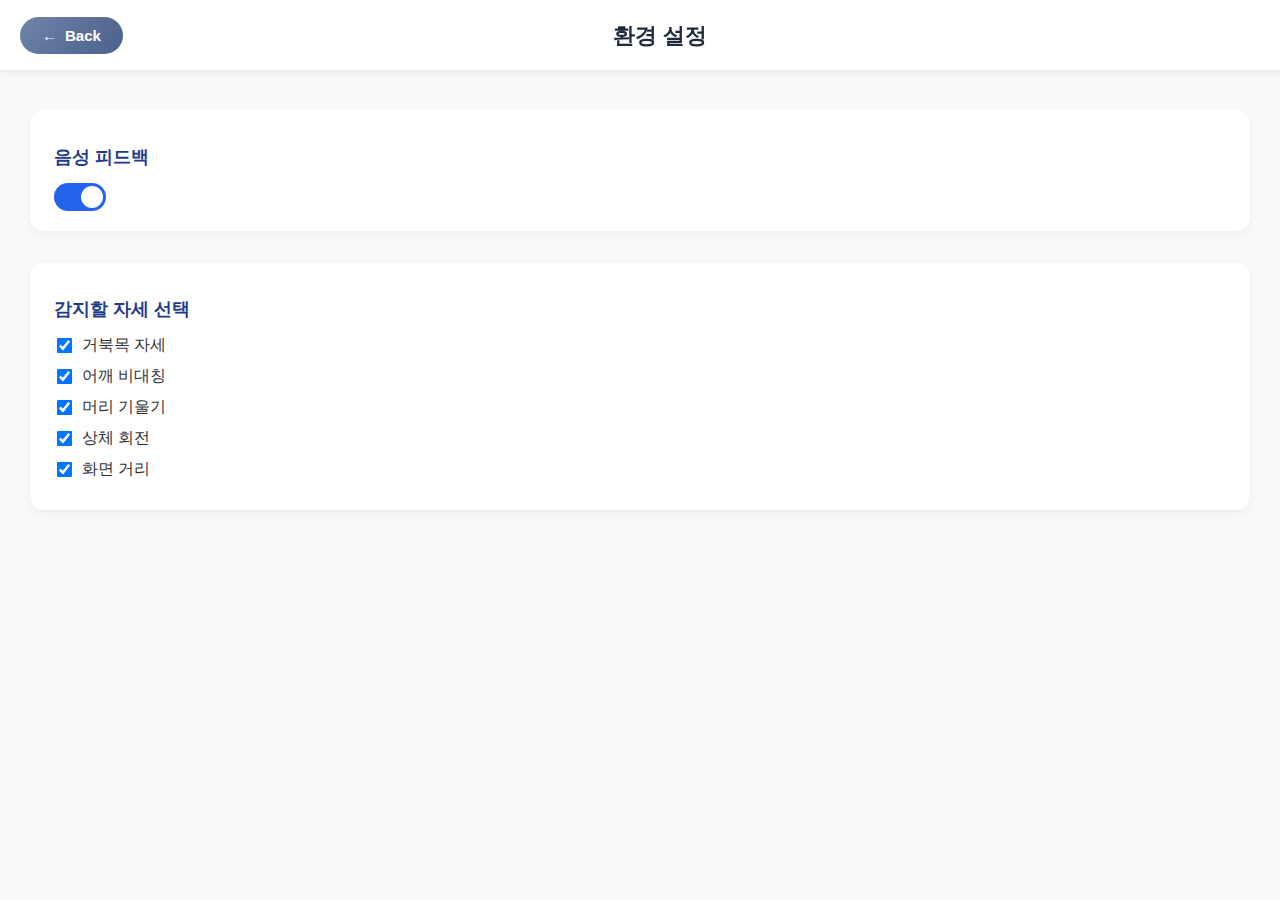
<file: settings.html>
<!DOCTYPE html>
<html lang="ko">
<head>
  <meta charset="UTF-8" />
  <meta name="viewport" content="width=device-width, initial-scale=1.0" />
  <title>AI PostureCare - 설정</title>
  <link rel="stylesheet" href="css/settings.css" />
</head>
<body>
  <!-- ✅ posture.html의 상단 구조 그대로 -->
  <header>
    <button id="backBtn" class="back-button">Back</button>
    <h1>환경 설정</h1>
    <div style="width:40px;"></div>
  </header>

  <!-- ✅ 설정 본문 -->
  <main class="settings-container">
    <!-- 음성 피드백 -->
    <section class="setting-item">
      <h2>음성 피드백</h2>
      <label class="switch">
        <input type="checkbox" id="voiceFeedback" />
        <span class="slider"></span>
      </label>
    </section>

    <section class="setting-item">
        <h2>감지할 자세 선택</h2>
        <div class="posture-options">
            <label><input type="checkbox" value="neck" /> 거북목 자세</label>
            <label><input type="checkbox" value="shoulder" /> 어깨 비대칭</label>
            <label><input type="checkbox" value="tilt" /> 머리 기울기</label>
            <label><input type="checkbox" value="rotation" /> 상체 회전</label>
            <label><input type="checkbox" value="distance" /> 화면 거리</label>
        </div>
    </section>

  </main>

  <script src="js/settings.js"></script>
</body>
</html>
</file>
<file: css/settings.css>
body {
  margin: 0;
  font-family: 'Noto Sans KR', sans-serif;
  background: #f9fafb;
  color: #1e293b;
}

/* posture.html 헤더 그대로 복사 */
header {
  position: fixed;
  top: 0;
  width: 100%;
  height: 70px;
  display: flex;
  align-items: center;
  justify-content: space-between;
  background: rgba(255, 255, 255, 0.9);
  box-shadow: 0 2px 10px rgba(0, 0, 0, 0.08);
  padding: 0 20px;
  z-index: 10;
}

header h1 {
  position: absolute;
  left: 50%;
  transform: translateX(-50%);
  font-size: 1.4rem;
  font-weight: 600;
  margin: 0;
}

.back-button {
  display: inline-flex;
  align-items: center;
  gap: 8px;
  padding: 10px 22px;
  border: none;
  border-radius: 999px;
  background: linear-gradient(135deg, #6e84a8, #4b608b);
  color: #fff;
  font-weight: 600;
  font-size: 15px;
  cursor: pointer;
  transition: all 0.25s ease-in-out;
}
.back-button::before {
  content: "←";
}
.back-button:hover {
  transform: translateY(-2px);
  background: linear-gradient(145deg, #5f749d, #3f527a);
}

/* 본문 설정 UI */
.settings-container {
  margin-top: 90px;
  padding: 20px 30px;
  display: flex;
  flex-direction: column;
  gap: 32px;
}

.setting-item {
  background: #fff;
  border-radius: 14px;
  padding: 20px 24px;
  box-shadow: 0 4px 12px rgba(0, 0, 0, 0.05);
}

.setting-item h2 {
  font-size: 1.1rem;
  margin-bottom: 14px;
  color: #1e3a8a;
}

/* 스위치 스타일 */
.switch {
  position: relative;
  display: inline-block;
  width: 52px;
  height: 28px;
}
.switch input {
  opacity: 0;
  width: 0;
  height: 0;
}
.slider {
  position: absolute;
  cursor: pointer;
  inset: 0;
  background-color: #ccc;
  border-radius: 34px;
  transition: .3s;
}
.slider:before {
  position: absolute;
  content: "";
  height: 22px;
  width: 22px;
  left: 3px;
  bottom: 3px;
  background-color: white;
  border-radius: 50%;
  transition: .3s;
}
input:checked + .slider {
  background-color: #2563eb;
}
input:checked + .slider:before {
  transform: translateX(24px);
}

/* 체크박스 */
.posture-options label {
  display: flex;
  align-items: center;
  gap: 8px;
  margin-bottom: 10px;
  font-size: 1rem;
  color: #333;
}
.posture-options input[type="checkbox"] {
  transform: scale(1.2);
}
</file>
